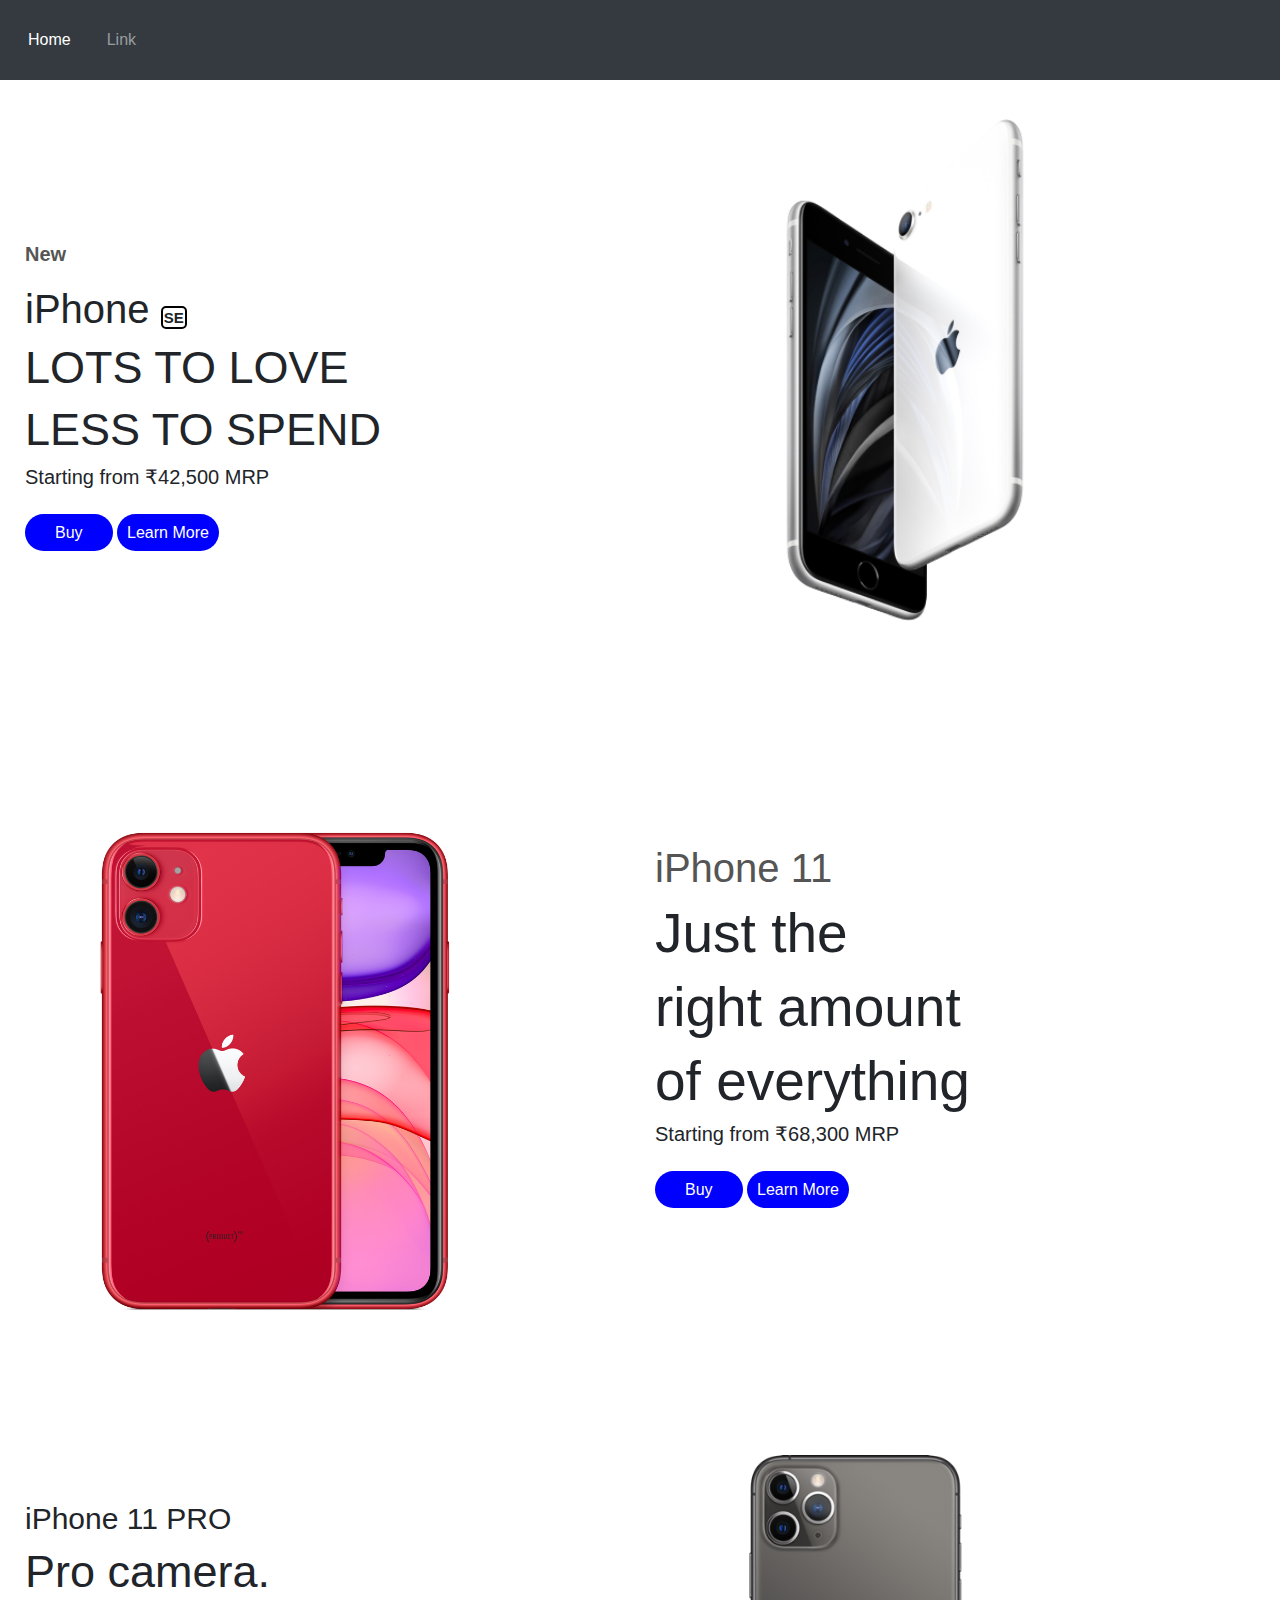
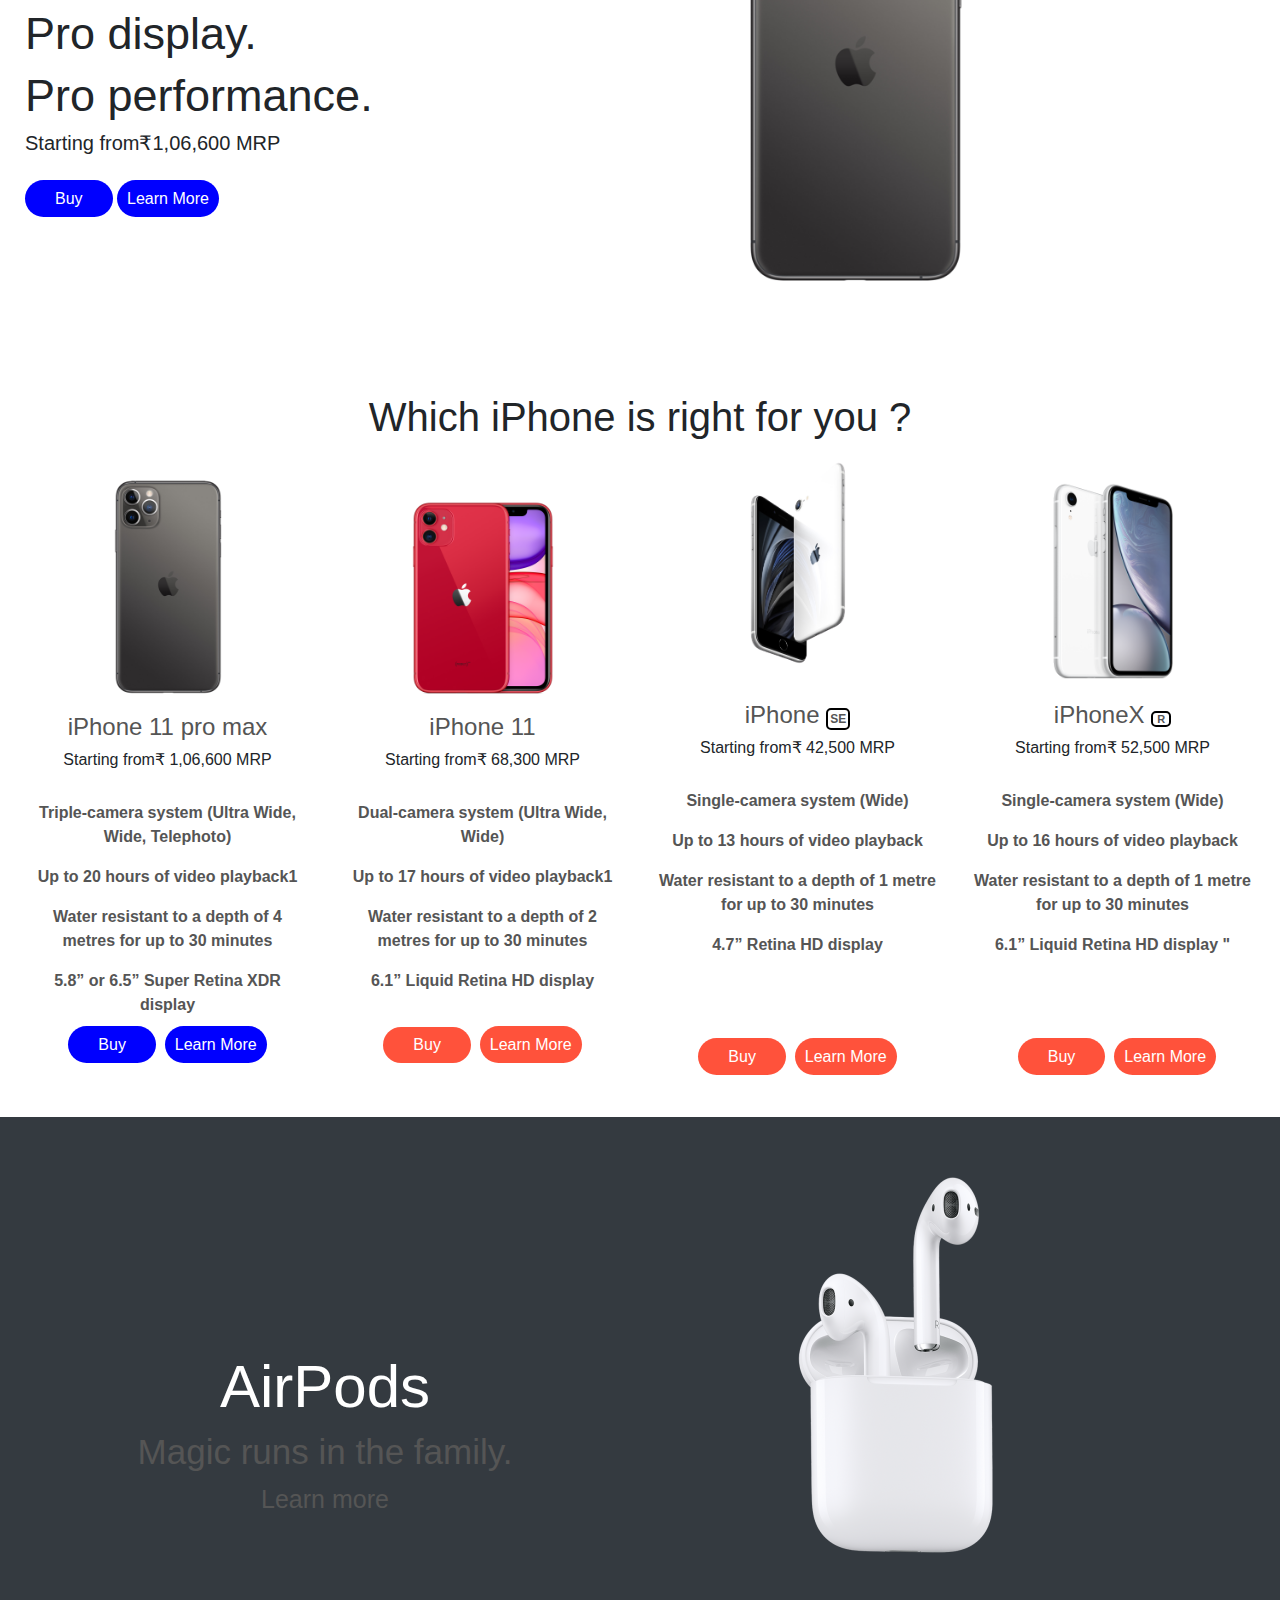
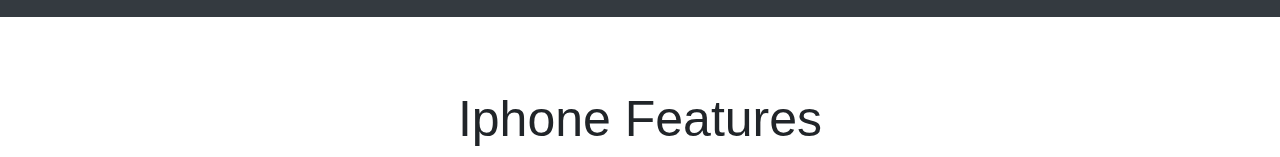
<file: index.html>
<!DOCTYPE html>
<html>
	<head>
		<style >
			.fab
			{
				color:grey;
			}
			.card-resistant
			{
				padding: 70px;
			}
			
		</style>
		<title>phone website</title>
		<meta charset="utf-8">
		<meta name="viewport" content="width=device-width, initial-scale=1">
		<link rel="stylesheet" href="https://maxcdn.bootstrapcdn.com/bootstrap/4.5.2/css/bootstrap.min.css">
		<script src="https://ajax.googleapis.com/ajax/libs/jquery/3.5.1/jquery.min.js"></script>
		<script src="https://cdnjs.cloudflare.com/ajax/libs/popper.js/1.16.0/umd/popper.min.js"></script>
		<script src="https://maxcdn.bootstrapcdn.com/bootstrap/4.5.2/js/bootstrap.min.js"></script>
		<link rel="stylesheet" href="https://pro.fontawesome.com/releases/v5.10.0/css/all.css" integrity="sha384-AYmEC3Yw5cVb3ZcuHtOA93w35dYTsvhLPVnYs9eStHfGJvOvKxVfELGroGkvsg+p" crossorigin="anonymous"/>
		<link rel="stylesheet" type="text/css" href="style.css">
	</head>
	<body>
		<nav class="navbar navbar-expand-lg navbar-dark bg-dark">
			<i class="fab fa-apple fa-2x"></i>
			<button class="navbar-toggler" type="button" data-toggle="collapse" data-target="#navbarSupportedContent" aria-controls="navbarSupportedContent" aria-expanded="false" aria-label="Toggle navigation">
			<span class="navbar-toggler-icon"></span>
			</button>
			<div class="collapse navbar-collapse" id="navbarSupportedContent">
				<ul class="navbar-nav mr-auto">
					<li class="nav-item active">
						<a class="nav-link" href="#">Home <span class="sr-only">(current)</span></a>
					</li>
					<li class="nav-item">
						<a class="nav-link" href="#">Link</a>
					</li>
				</ul>
			</div>
		</nav>
		<section>
			<div class="container">
				<div class="row">
					<div class="col-lg-6 col-md-6 col-12">
						<p class="mt-5" style="font-size: 20px; font-weight: bold;">New</p>
						<h1>iPhone <span style="border:2px solid black;border-radius:5px; padding:1px; font-size:15px;"><b>SE</b></span></h1>
						<h3 style="font-size: 45px;">LOTS TO LOVE</h3>
						<h3 style="font-size: 45px;">LESS TO SPEND</h3>
						<h5>Starting from ₹42,500 MRP</h5><br>
						<a href="iphone_se_buyoption.html" style="background-color:blue; border-radius: 30px; padding: 10px; color: white;text-decoration: none; text-align: center; padding: 10px; padding-right: 30px;
						padding-left: 30px;  ">Buy</a>
						<a href="#" style="background-color:blue; border-radius: 30px; padding: 10px; color: white;text-decoration: none; ">Learn More</a>
					</div>
					<div class="col-lg-6 col-md-6 col-12">
						<img src="Apple_1.png" height="500" width="500" class="img-fluid mt-1">
					</div>
				</div>
			</div>
		</section>
		<br><br><br>
		<section>
			<div class="container">
				<div class="row">
					<div class="col-lg-6 col-md-6 col-12">
						<img src="iphone_11.png" height="500" width="500" class="img-fluid ">
					</div>
					<div class="col-lg-6 col-md-6 col-12">
						<h4 style="font-size: 40px;">iPhone 11</h4>
						<h2 style="font-size: 55px;">Just the</h2>
						<h2 style="font-size: 55px;">right amount</h2>
						<h2 style="font-size: 55px;">of everything</h2>
						<h5>Starting from ₹68,300 MRP</h5><br>
						<a href="iphone11.html" style="background-color:blue; border-radius: 30px; padding: 10px; color: white;text-decoration: none; text-align: center; padding: 10px; padding-right: 30px;
						padding-left: 30px;  ">Buy</a>
						<a href="#" style="background-color:blue; border-radius: 30px; padding: 10px; color: white;text-decoration: none; ">Learn More</a>
					</div>
				</div>
			</div>
		</section>
		<br><br><br>
		<section>
			<div class="container">
				<div class="row">
					<div class="col-lg-6 col-md-6 col-12">
						<h1 style="font-size: 30px;">iPhone 11 PRO </h1>
						<h3 style="font-size: 45px;">Pro camera.</h3>
						<h3 style="font-size: 45px;">Pro display.</h3>
						<h3 style="font-size: 45px;">Pro performance.</h3>
						<h5 >Starting from₹1,06,600 MRP</h5><br>
						<a href="iphone11pro.html" style="background-color:blue; border-radius: 30px; padding: 10px; color: white;text-decoration: none; text-align: center; padding: 10px; padding-right: 30px;
						padding-left: 30px;  ">Buy</a>
						<a href="#" style="background-color:blue; border-radius: 30px; padding: 10px; color: white;text-decoration: none; ">Learn More</a>
					</div>
					<div class="col-lg-6 col-md-6 col-12">
						<img src="iphone_113.png" height="400" width="400" class="img-fluid mt-4">
					</div>
				</div>
			</div>
		</section>
		<br><br><br>
		<h1 style="text-align: center;">Which iPhone is right for you ?</h1>
		<section class="phone-types text-center">  <!-- d-flex justify-content-center align-items-center-->
		<div class="container ">
			<div class="row">
				<div class="col-lg-3 col-md-12 col-12">
					<img src="iphone_113.png" height="200" width="200"  class="img-fluid  ">
					<h4>iPhone 11 pro max</h4>
					<h6>Starting from₹ 1,06,600 MRP</h6><br>
					<p style="font-weight:bold;">Triple-camera system (Ultra Wide, Wide, Telephoto)</p>
					<p style="font-weight:bold;">Up to 20 hours of video playback1</p>
					<p style="font-weight:bold;">Water resistant to a depth of 4 metres for up to 30 minutes</p>
					<p style="font-weight:bold;">5.8” or 6.5” Super Retina XDR display</p>
					<a href="#" style="background-color:blue; border-radius: 30px; padding: 10px; color: white;text-decoration: none; text-align: center; padding: 10px; padding-right: 30px;
					padding-left: 30px;  ">Buy</a>&nbsp;
					<a href="#" style="background-color:blue; border-radius: 30px; padding: 10px; color: white;text-decoration: none; ">Learn More</a>
				</div>
				<div class="col-lg-3 col-md-12 col-12">
					<img src="iphone_11.png"height="200" width="200" class="img-fluid">
					<h4 class="pt-3">iPhone 11 </h4>
					<h6>Starting from₹ 68,300 MRP</h6><br>
					<p style="font-weight:bold;">Dual-camera system (Ultra Wide, Wide)</p>
					<p style="font-weight:bold;">Up to 17 hours of video playback1</p>
					<p style="font-weight:bold;">Water resistant to a depth of 2 metres for up to 30 minutes</p>
					<p style="font-weight:bold;">6.1” Liquid Retina HD display</p><br>
					<a href="#" style="background-color:#ff523b; border-radius: 30px; padding: 10px; color: white;text-decoration: none; text-align: center; padding: 10px; padding-right: 30px;
					padding-left: 30px; padding-top: 9px; ">Buy</a>&nbsp;
					<a href="#" style="background-color:#ff523b; border-radius: 30px; padding: 10px; color: white;text-decoration: none; ">Learn More</a>
				</div>
				<div class="col-lg-3 col-md-12 col-12">
					<img src="Apple_1.png"height="200" width="200" class="img-fluid ">
					<h4 class="pt-4">iPhone <span style="border:2px solid black;border-radius:5px; padding:2px; font-size:12px; font-weight: bold;"><b>SE</b></span></h4>
					<h6>Starting from₹ 42,500 MRP</h6><br>
					<p style="font-weight:bold;">Single-camera system
					(Wide)</p>
					<p style="font-weight:bold;">Up to 13 hours of video playback</p>
					<p style="font-weight:bold;">Water resistant to a depth of 1 metre for up to 30 minutes</p>
					<p style="font-weight:bold;">4.7” Retina HD display</p>
					<br><br><br>
					<a href="iphone_se_buyoption.html" style="background-color:#ff523b; border-radius: 30px; padding: 10px; color: white;text-decoration: none; text-align: center; padding: 10px; padding-right: 30px;
					padding-left: 30px;  ">Buy</a>&nbsp;
					<a href="#" style="background-color:#ff523b; border-radius: 30px; padding: 10px; color: white;text-decoration: none; ">Learn More</a>
				</div>
				<div class="col-lg-3 col-md-12 col-12">
					<img src="iphone_xr.png"height="200" width="200" class="img-fluid">
					<h4 class="pt-3">iPhoneX <span style="border:2px solid black;border-radius:5px; font-size:11px; font-weight: bold;  padding-left:4px; padding-right:4px;"><b>R</b></span></h4>
					<h6>Starting from₹ 52,500 MRP</h6><br>
					<p style="font-weight:bold;">Single-camera system
					(Wide)</p>
					<p  style="font-weight:bold;">Up to 16 hours of video playback</p>
					<p style="font-weight:bold;">Water resistant to a depth of 1 metre for up to 30 minutes</p>
					<p style="font-weight:bold;">6.1” Liquid Retina HD display "</p>
					<br><br><br>&nbsp;
					<a href="#" style="background-color:#ff523b; border-radius: 30px; padding: 10px; color: white;text-decoration: none; text-align: center; padding: 10px; padding-right: 30px;
					padding-left: 30px;  ">Buy</a>&nbsp;
					<a href="#" style="background-color:#ff523b; border-radius: 30px; padding: 10px; color: white;text-decoration: none; ">Learn More</a>
				</div>
			</div>
		</div>
	</section>
	<br><br>
	<section>
		<div class="jumbotron-fluid bg-dark text-white">
			<div class="container">
				<div class="row">
					<div class="col-lg-6 col-md-6 col-12">
						<h1  style="padding-top: 150px; font-size: 60px; text-align: center;">AirPods</h1>
						<h4 style="padding-top: -20px; font-size: 35px;text-align: center;">Magic runs in the family.</h4>
						<a href="#" style=" font-size: 25px; text-decoration: none; "><p style="text-align: center;">Learn more</p></a>
					</div>
					<div class="col-lg-6 col-md-6 col-12">
						<img src="airpods.png" class="img-fluid ">
					</div>
				</div>
			</div>
			
		</div>
	</section>
	<!-- <h2>Privacy</h2>
	<h4>Privacy is a fundamental human right. At Apple, it’s also one of our core values. Your devices are important to so many parts of your life. What you share from those experiences, and who you share it with, should be up to you. We design Apple products to protect your privacy and give you control over your information. It’s not always easy. But that’s the kind of innovation we believe in.
	
					<div class="col-lg-6 col-md-6 col-12 text-center bg-dark text-white">
												<br><br><br><br>
											<h4>Larger Text</h4>
											<br><br>
											<h3 style="font-size: 50px;">Make</h3>
											<h2 style="font-size: 80px;">Text</h2>
											<h1 style="font-size: 100px;" class="mb-5">Larger.</h1>
											<img src="text_increase bar.PNG" class="mb-5" style="padding-top:3px; ">
					</div>
	-->
	<br><br><br>
	<h1 style="text-align: center; font-size: 50px;">Iphone Features</h1>
	<!-- <section>
					<div class="jumbotron">
										<div class="container">
															<div class="row">
																				<div class="col-lg-6 col-md-6 col-12 text-center  bg-dark text-white ">
																									<img src="apple_privacylogo.png" class="img-fluid" style="height: 110px; ">
																									<h2>Privacy</h2>
																									<h4>Privacy is a fundamental human right. At Apple, it’s also one of our core values. Your devices are important to so many parts of your life. What you share from those experiences, and who you share it with, should be up to you. We design Apple products to protect your privacy and give you control over your information. It’s not always easy. But that’s the kind of innovation we believe in.</h4>
																				</div>
																				<div class="col-lg-6 col-md-6 col-12 bg-dark">
																									<img src="privacy.jpg" class="img-fluid" style="height: 280px; margin-top: 95px;">
																				</div>
																				
																				<div class="col-lg-6 col-md-6 col-12 text-center  bg-dark text-white">
																									<br><br><br><br>
																									<img src="airdrop.png" class="img-fluid" style="height: 80px;">
																									<h2 >Airdrop</h2>
																									<h3 style="font-size: 35px;">
																									Use AirDrop to share<br>
																									photos even without<br> a network.</h3>
																				</div>
																				<div class="col-lg-6 col-md-6 col-12 text-center bg-dark">
																									<br><br><br>
																									<img src="airdropexample.png" class="img-fluid" >
																									<br><br><br><br><br>
																				</div>
																				
																								//		<div class="col-lg-6 col-md-6 col-12 text-center bg-dark text-white">
																									<img src="facetime_logo.png" class="img-fluid" style="height: 80px;">
																									<h4>Group Face Time</h4>
																									<h3>Invite 31 friends to a FaceTime party.</h3>
																									<h4>Group FaceTime. Get the whole gang together on one FaceTime call. You can even use your Memoji and add filters, animated text effects, fun stickers and more.</h4>
																									<br><br>
																				</div>
																			
																						//	<div class="col-lg-6 col-md-6 col-12 text-center bg-dark text-white">
																									<br><br><br><br>
																									<img src="iphone_FaceTime.png" class="mb-5" >
																									
																									
																				</div>
																				// s<div class="col-lg-6 col-md-6 col-12 text-center bg-dark text-white">
																									<br><br>
																									<img src="donot_disturb.png" class="img-fluid" style="height: 100px;">
																									<h3>Do not Disturb</h3>
																									<h4>Do Not Disturb. Turn on Do Not Disturb with one tap. Or set it to go on by location — say, the theatre — or at specific times, like during a meeting.</h4>
																									<br><br>
																				</div>
																				<div class="col-lg-6 col-md-6 col-12 text-center bg-dark text-white">
																									<br><br>
																									<img src="donot_disturb_logo.png" class="mb-5" >
																									
																									
																				</div>
																				<div class="col-lg-6 col-md-6 col-12 text-center bg-dark text-white">
																									<br><br>
																									<img src="memoji.png" class="img-fluid" style="height: 100px;">
																									<h3>Memoji</h3>
																									<h4>Memoji. Choose your eye colour, skin tone, hairstyle — even eyeglasses. Then record yourself talking, singing or rolling your eyes and send to a friend.</h4>
																									<br><br>
																				</div>
																				<div class="col-lg-6 col-md-6 col-12 text-center bg-dark text-white">
																									<br><br>
																									<img src="memoji.png" class="mb-5" >
																									
																									
																				</div>
													</div>
												</div>
						</div>
	</section> -->
	<section>
		<div class="container">
			<div class="row">
				<div class="col-lg-6 col-md-6 col-12">
			        		
				</div>
			</div>
		</div>
	</section>
</file>
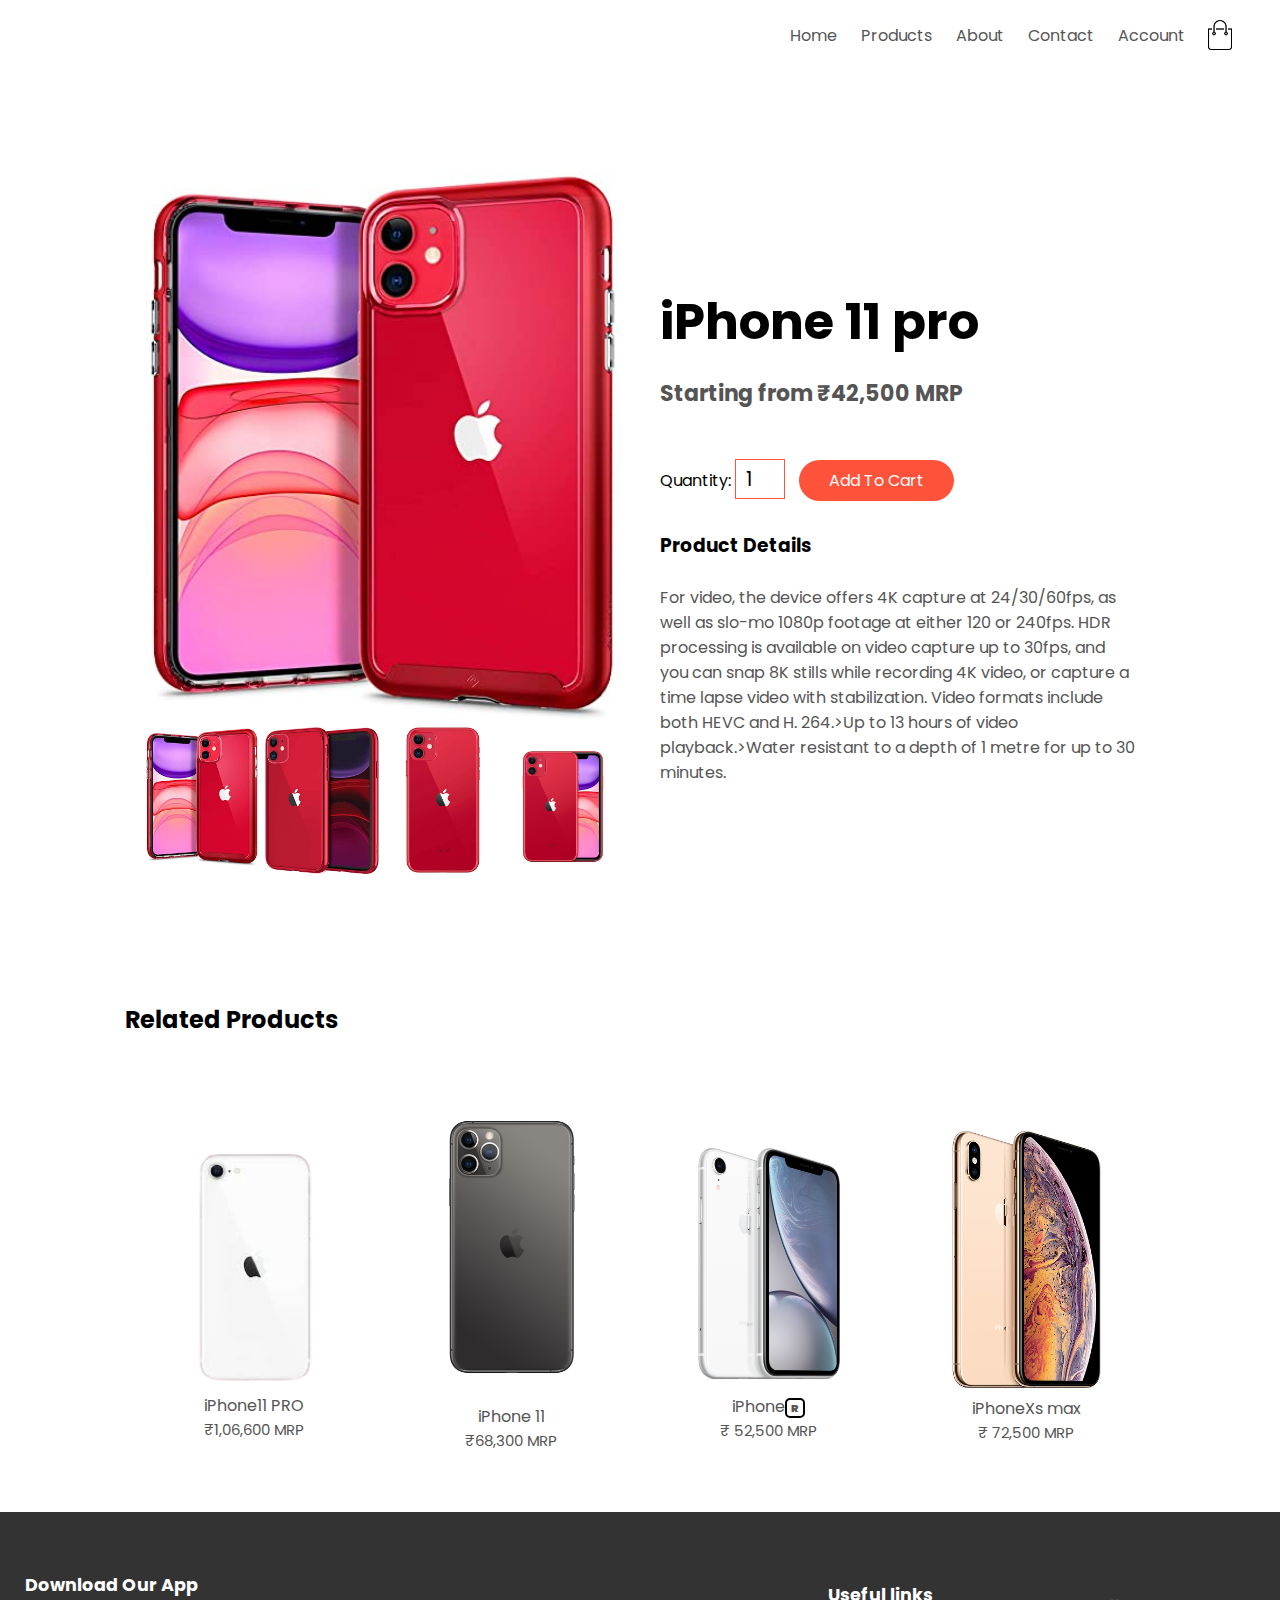
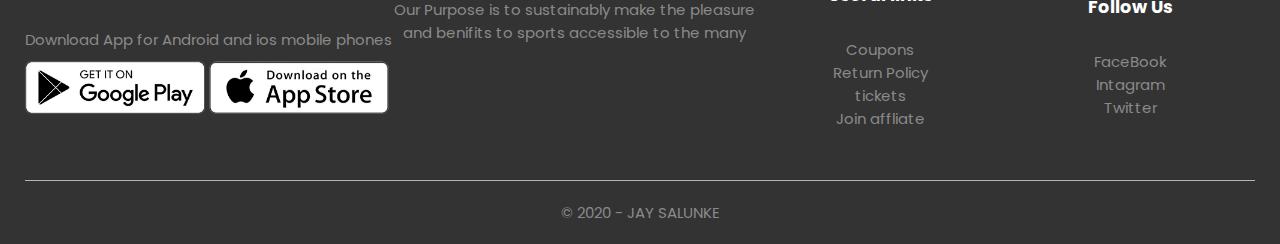
<file: iphone11.html>
<!DOCTYPE html>
<html>
	<head>
		<meta charset="utf-8">
		<title>iPhone se </title>
		<link rel="stylesheet" type="text/css" href="style.css">
		<meta name="viewport" content="width=device-width, initial-scale=1">
		<link href="https://fonts.googleapis.com/css2?family=Poppins&display=swap" rel="stylesheet">
		<link rel="stylesheet" href="https://pro.fontawesome.com/releases/v5.10.0/css/all.css" integrity="sha384-AYmEC3Yw5cVb3ZcuHtOA93w35dYTsvhLPVnYs9eStHfGJvOvKxVfELGroGkvsg+p" crossorigin="anonymous"/>
	</head>
	<body>
		
		<!-- Navbar -->
			<div class="container ">
				<div class="navbar">
					<div class="logo">
						<i class="fab fa-apple fa-2x"></i>
					</div>
					<nav>
						<ul id="menuItems">
							<li><a href="index.html">Home</a></li>
							<li><a href="#related_id">Products</a></li>
							<li><a href="#">About</a></li>
							<li><a href="#">Contact</a></li>
							<li><a href="#">Account</a></li>
						</ul>
					</nav>
					<img src="cart.png" width="30px" height="30px">
					<img src="menu.png" class="menu-icon" onclick="menutoggle()">
				</div>
			</div>

			<!--  single product details -->


		<div class="small-container  single-product">
			<div class="row">
				<div class="col-2">

					<img src="iphone11_1.jpg" width="100%" height="550px" id="productImg">
                      
					<div class="small-img-row">
						<div class="small-img-col">

							<img src="iphone11_1.jpg" width="100%" class="small-img">
						</div>
						<div class="small-img-col">
							<img src="iphone11_2.jpg" width="100%" style="top:4px;"  class="small-img">
						</div>
						<div class="small-img-col">
							<img src="iphone11_3.png" width="100%" class="small-img">
						</div>
						<div class="small-img-col">
							<img src="iphone11_4.jpg" width="100%" class="small-img">
						</div>
					</div>
				</div>
				<div class="col-2">
					
					<h1>iPhone 11 pro </h1>
					<h4>Starting from ₹42,500 MRP</h4>
					
					Quantity: <input type="number" name="" value="1">
					<a href=""  class="btn">Add To Cart</a>
					<h3>Product Details <i class="fa fa-indent"></i></h3>
					<br>
					<p>
						For video, the device offers 4K capture at 24/30/60fps, as well as slo-mo 1080p footage at either 120 or 240fps. HDR processing is available on video capture up to 30fps, and you can snap 8K stills while recording 4K video, or capture a time lapse video with stabilization. Video formats include both HEVC and H. 264.>Up to 13 hours of video playback.>Water resistant to a depth of 1 metre for up to 30 minutes.
					</p>
				</div>
			</div>
		</div>


		<!--  title -->
		<div class="small-container">
			<div class="row row-2">
				<h2 class="text-center" id="related_id">Related Products</h2>
				</div>
		</div>

		<div class="small-container">
			<div class="row">
				<div class="col-4">
					<a href="iphone_se_buyoption.html"><img src="iphonese_2.png" style="margin-top: 40px;"  ></a>
					<h4 style="text-align: center;">iPhone11 PRO</h4>
					<div class="rating" style="text-align:center;">
						<i class="fa fa-star"></i>
						<i class="fa fa-star"></i>
						<i class="fa fa-star"></i>
						<i class="fa fa-star"></i>
						<i class="fa fa-star-o"></i>
					</div>
					<p style="text-align: center;">
						₹1,06,600 MRP
					</p>
				</div>
				<div class="col-4">
					<a href="iphone11pro.html"><img src="iphone_113.png"></a>
					<h4 style="text-align: center;">iPhone 11</h4>
					<div class="rating" style="text-align: center;">
						<i class="fa fa-star"></i>
						<i class="fa fa-star"></i>
						<i class="fa fa-star"></i>
						<i class="fa fa-star"></i>
						<i class="fa fa-star-o"></i>
					</div>
					<p style="text-align: center;">
						₹68,300 MRP
					</p>
				</div>
				<div class="col-4">
					<img src="iphone_xr.png">
					<h4 style="text-align: center;">iPhone<span style="border:2px solid black;border-radius:5px; font-size:11px; font-weight: bold;  padding-left:4px; padding-right:4px;"><b>R</b></span> </h4>
					<div class="rating" style="text-align: center;">
						<i class="fa fa-star"></i>
						<i class="fa fa-star"></i>
						<i class="fa fa-star"></i>
						<i class="fa fa-star"></i>
						<i class="fa fa-star-o"></i>
					</div>
					<p style="text-align: center;">
						₹ 52,500 MRP
					</p>
				</div>
				<div class="col-4">
					<img src="iphone-xs-max.jpg">
					<h4 style="text-align: center;">iPhoneXs max</h4>
					<div class="rating" style="text-align: center;">
						<i class="fa fa-star"></i>
						<i class="fa fa-star"></i>
						<i class="fa fa-star"></i>
						<i class="fa fa-star"></i>
						<i class="fa fa-star-o"></i>
					</div>
					<p style="text-align: center;">
							₹ 72,500 MRP
					</p>
				</div>
			</div>
		</div>

		<!-- footer -->

		<div class="footer">
		<div class="container">
			<div class="row">
				<div class="footer-col-1">
					<h3>Download Our App</h3>
					<p>
						Download App for Android and ios mobile phones
					</p>
					<div class="app-logo">
						<img src="play-store.png">
						<img src="app-store.png">
					</div>
				</div>
				<div class="footer-col-2 " style="margin-bottom: 90px;">
					<i class="fab fa-apple fa-4x"></i>

					<p>
						Our Purpose is to sustainably make the pleasure and benifits to sports accessible to the many
					</p>

				</div>
				<div class="footer-col-3">
					<h3>Useful links</h3>
					<ul>
						<li>Coupons</li>
						<li>Return Policy</li>
						<li>tickets</li>
						<li>Join affliate</li>
					</ul>
				</div>
				<div class="footer-col-3">
					<h3>Follow Us</h3>
					<ul>
						<li>FaceBook</li>
						<li>Intagram</li>
						<li>Twitter</li>
					</ul>
				</div>
			</div>
			<hr>
			<p class="copyright">&copy; 2020 - JAY SALUNKE</p>
		</div>
	</div>
	<!-- Javascript menu -->
	<script type="text/javascript">
		var menuItems = document.getElementById("menuItems");
		menuItems.style.maxHeight = "0px";
		function menutoggle() {
			if(menuItems.style.maxHeight == "0px"){
				menuItems.style.maxHeight = "200px";
			}else{
				menuItems.style.maxHeight = "0px";
			}
		}
	</script>

	<!-- product gallery -->

	<script type="text/javascript">
		var productImg = document.getElementById("productImg");
		var smallImg = document.getElementsByClassName("small-img");
		smallImg[0].onclick = function(){
			productImg.src = smallImg[0].src;
		}
		smallImg[1].onclick = function(){
			productImg.src = smallImg[1].src;
		}
		smallImg[2].onclick = function(){
			productImg.src = smallImg[2].src;
		}
		smallImg[3].onclick = function(){
			productImg.src = smallImg[3].src;
		}
	</script>
</body>
</html>
</file>
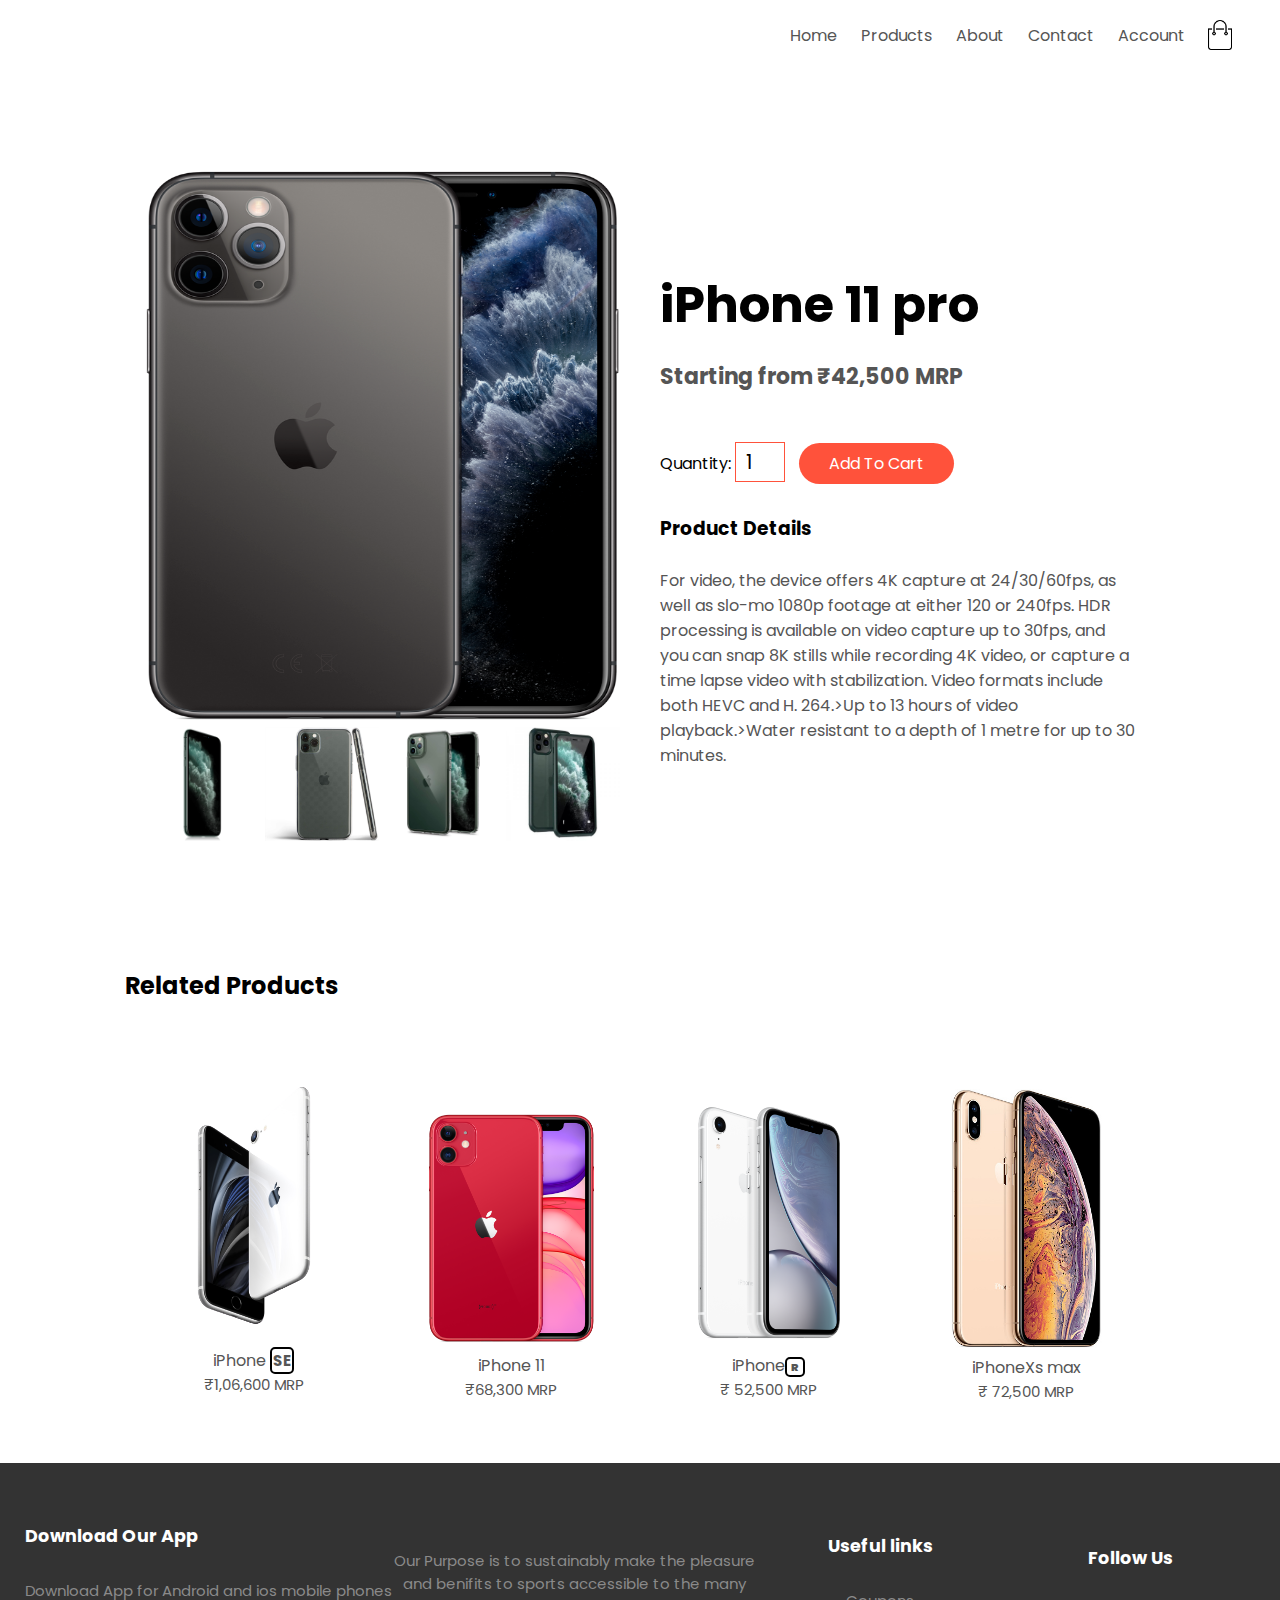
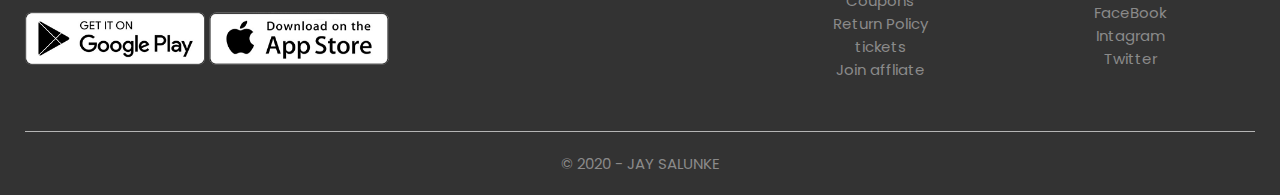
<file: iphone11pro.html>
<!DOCTYPE html>
<html>
	<head>
		<meta charset="utf-8">
		<title>iPhone se </title>
		<link rel="stylesheet" type="text/css" href="style.css">
		<meta name="viewport" content="width=device-width, initial-scale=1">
		<link href="https://fonts.googleapis.com/css2?family=Poppins&display=swap" rel="stylesheet">
		<link rel="stylesheet" href="https://pro.fontawesome.com/releases/v5.10.0/css/all.css" integrity="sha384-AYmEC3Yw5cVb3ZcuHtOA93w35dYTsvhLPVnYs9eStHfGJvOvKxVfELGroGkvsg+p" crossorigin="anonymous"/>
	</head>
	<body>
		
		<!-- Navbar -->
			<div class="container ">
				<div class="navbar">
					<div class="logo">
						<i class="fab fa-apple fa-2x"></i>
					</div>
					<nav>
						<ul id="menuItems">
							<li><a href="index.html">Home</a></li>
							<li><a href="#related_id">Products</a></li>
							<li><a href="#">About</a></li>
							<li><a href="#">Contact</a></li>
							<li><a href="#">Account</a></li>
						</ul>
					</nav>
					<img src="cart.png" width="30px" height="30px">
					<img src="menu.png" class="menu-icon" onclick="menutoggle()">
				</div>
			</div>

			<!--  single product details -->


		<div class="small-container  single-product">
			<div class="row">
				<div class="col-2">

					<img src="iphone_11promax.png" width="100%" height="550px" id="productImg">
                      
					<div class="small-img-row">
						<div class="small-img-col">

							<img src="iPhone11_sideview.png" width="100%" class="small-img">
						</div>
						<div class="small-img-col">
							<img src="iphone_11promax_2_.jpg" width="100%" style="top:4px;"  class="small-img">
						</div>
						<div class="small-img-col">
							<img src="iphone_11promax_3_.jpg" width="100%" class="small-img">
						</div>
						<div class="small-img-col">
							<img src="iphone_11promax_4.jpg" width="100%" class="small-img">
						</div>
					</div>
				</div>
				<div class="col-2">
					
					<h1>iPhone 11 pro </h1>
					<h4>Starting from ₹42,500 MRP</h4>
					
					Quantity: <input type="number" name="" value="1">
					<a href=""  class="btn">Add To Cart</a>
					<h3>Product Details <i class="fa fa-indent"></i></h3>
					<br>
					<p>
						For video, the device offers 4K capture at 24/30/60fps, as well as slo-mo 1080p footage at either 120 or 240fps. HDR processing is available on video capture up to 30fps, and you can snap 8K stills while recording 4K video, or capture a time lapse video with stabilization. Video formats include both HEVC and H. 264.>Up to 13 hours of video playback.>Water resistant to a depth of 1 metre for up to 30 minutes.
					</p>
				</div>
			</div>
		</div>


		<!--  title -->
		<div class="small-container">
			<div class="row row-2">
				<h2 class="text-center" id="related_id">Related Products</h2>
				</div>
		</div>

		<div class="small-container">
			<div class="row">
				<div class="col-4">
					<a href="iphone_se_buyoption.html"><img src="Apple_1.png"></a>
					<h4 style="text-align: center;">iPhone <span style="border:2px solid black;border-radius:5px; padding:1px; font-size:15px;"><b>SE</b></span></h4>
					<div class="rating " style="text-align:center; ">
						<i class="fa fa-star"></i>
						<i class="fa fa-star"></i>
						<i class="fa fa-star"></i>
						<i class="fa fa-star"></i>
						<i class="fa fa-star-o"></i>
					</div>
					<p style="text-align: center;">
						₹1,06,600 MRP
					</p>
				</div>
				<div class="col-4">
					<a href="iphone11.html"><img src="iphone_11.png"></a>
					<h4 style="text-align: center;">iPhone 11</h4>
					<div class="rating" style="text-align: center;">
						<i class="fa fa-star"></i>
						<i class="fa fa-star"></i>
						<i class="fa fa-star"></i>
						<i class="fa fa-star"></i>
						<i class="fa fa-star-o"></i>
					</div>
					<p style="text-align: center;">
						₹68,300 MRP
					</p>
				</div>
				<div class="col-4">
					<img src="iphone_xr.png">
					<h4 style="text-align: center;">iPhone<span style="border:2px solid black;border-radius:5px; font-size:11px; font-weight: bold;  padding-left:4px; padding-right:4px;"><b>R</b></span> </h4>
					<div class="rating" style="text-align: center;">
						<i class="fa fa-star"></i>
						<i class="fa fa-star"></i>
						<i class="fa fa-star"></i>
						<i class="fa fa-star"></i>
						<i class="fa fa-star-o"></i>
					</div>
					<p style="text-align: center;">
						₹ 52,500 MRP
					</p>
				</div>
				<div class="col-4">
					<img src="iphone-xs-max.jpg">
					<h4 style="text-align: center;">iPhoneXs max</h4>
					<div class="rating" style="text-align: center;">
						<i class="fa fa-star"></i>
						<i class="fa fa-star"></i>
						<i class="fa fa-star"></i>
						<i class="fa fa-star"></i>
						<i class="fa fa-star-o"></i>
					</div>
					<p style="text-align: center;">
							₹ 72,500 MRP
					</p>
				</div>
			</div>
		</div>

		<!-- footer -->

		<div class="footer">
		<div class="container">
			<div class="row">
				<div class="footer-col-1">
					<h3>Download Our App</h3>
					<p>
						Download App for Android and ios mobile phones
					</p>
					<div class="app-logo">
						<img src="play-store.png">
						<img src="app-store.png">
					</div>
				</div>
				<div class="footer-col-2 " style="margin-bottom: 90px;">
					<i class="fab fa-apple fa-4x"></i>

					<p>
						Our Purpose is to sustainably make the pleasure and benifits to sports accessible to the many
					</p>

				</div>
				<div class="footer-col-3">
					<h3>Useful links</h3>
					<ul>
						<li>Coupons</li>
						<li>Return Policy</li>
						<li>tickets</li>
						<li>Join affliate</li>
					</ul>
				</div>
				<div class="footer-col-3">
					<h3>Follow Us</h3>
					<ul>
						<li>FaceBook</li>
						<li>Intagram</li>
						<li>Twitter</li>
					</ul>
				</div>
			</div>
			<hr>
			<p class="copyright">&copy; 2020 - JAY SALUNKE</p>
		</div>
	</div>
	<!-- Javascript menu -->
	<script type="text/javascript">
		var menuItems = document.getElementById("menuItems");
		menuItems.style.maxHeight = "0px";
		function menutoggle() {
			if(menuItems.style.maxHeight == "0px"){
				menuItems.style.maxHeight = "200px";
			}else{
				menuItems.style.maxHeight = "0px";
			}
		}
	</script>

	<!-- product gallery -->

	<script type="text/javascript">
		var productImg = document.getElementById("productImg");
		var smallImg = document.getElementsByClassName("small-img");
		smallImg[0].onclick = function(){
			productImg.src = smallImg[0].src;
		}
		smallImg[1].onclick = function(){
			productImg.src = smallImg[1].src;
		}
		smallImg[2].onclick = function(){
			productImg.src = smallImg[2].src;
		}
		smallImg[3].onclick = function(){
			productImg.src = smallImg[3].src;
		}
	</script>
</body>
</html>
</file>
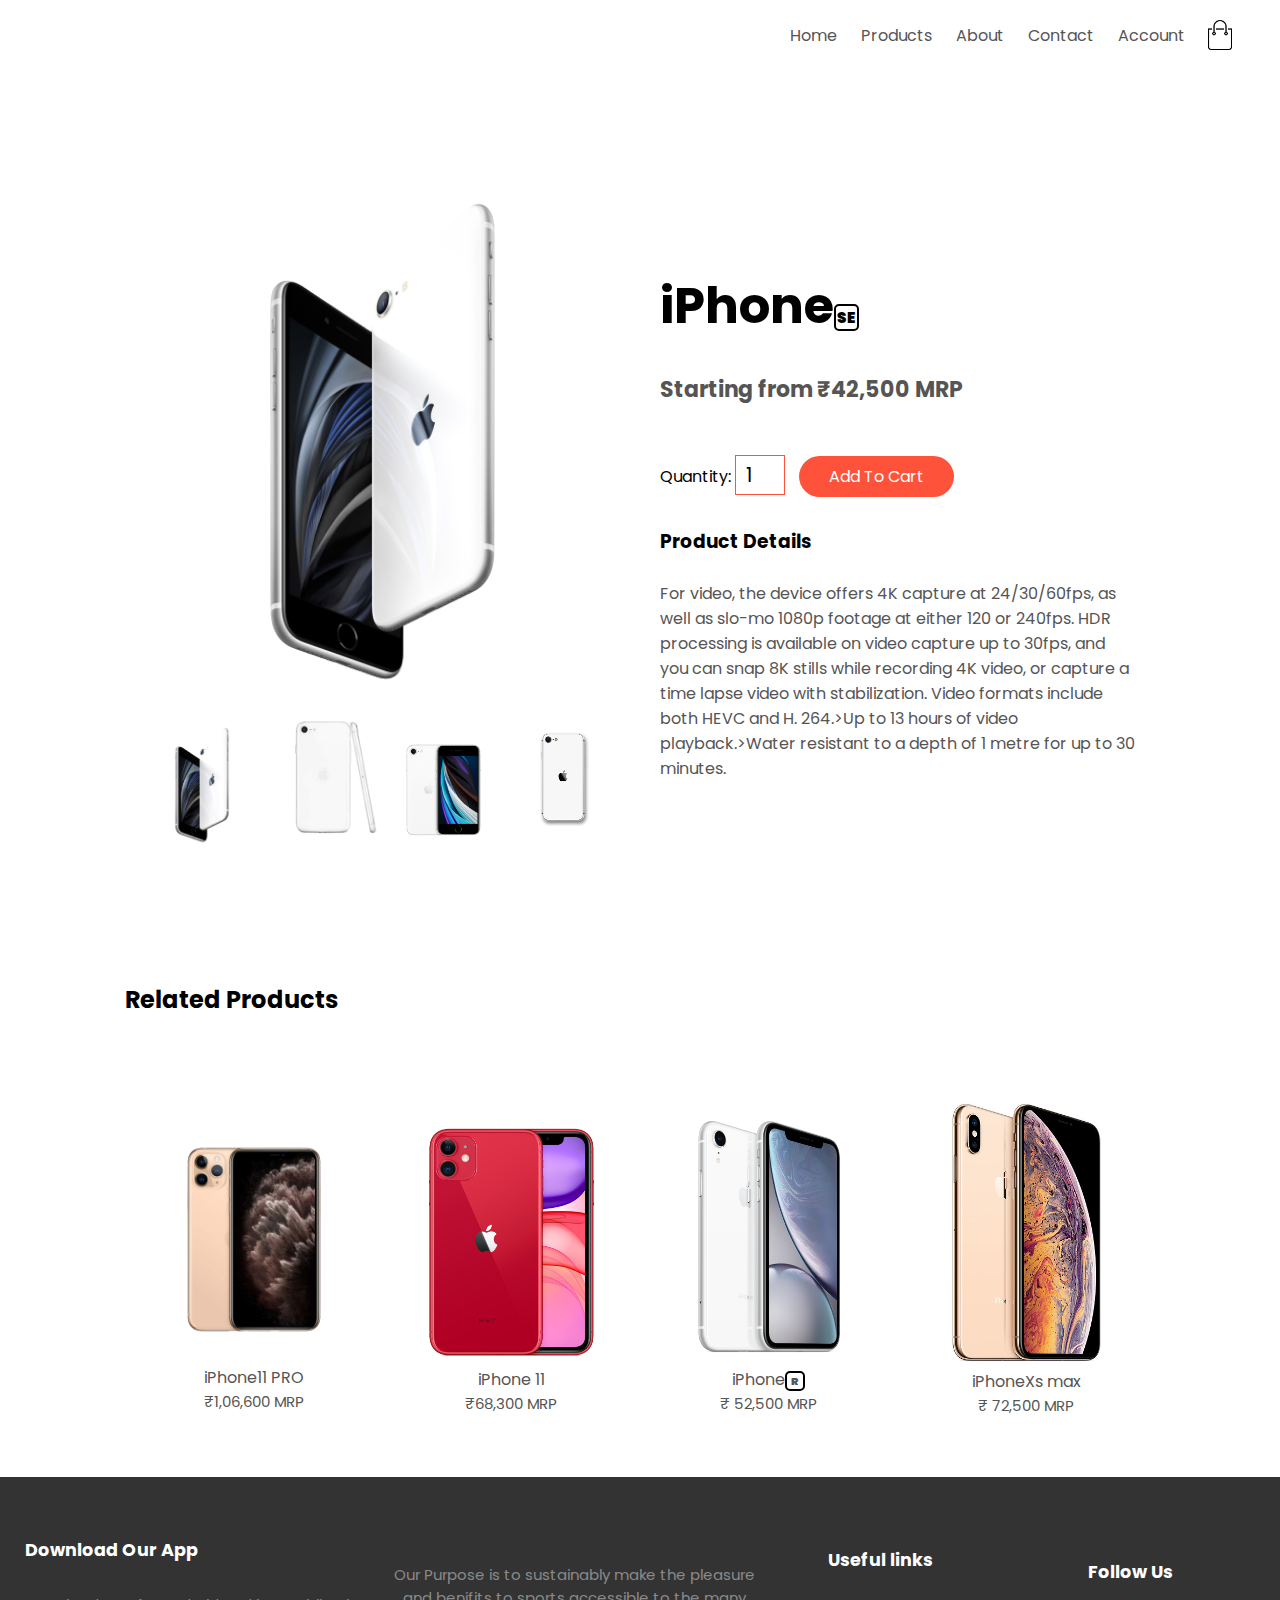
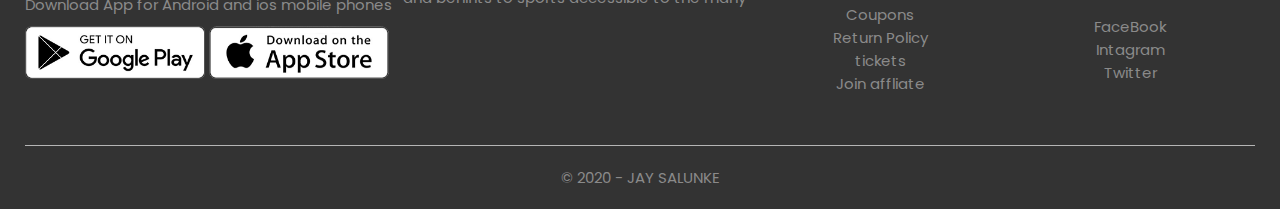
<file: iphone_se_buyoption.html>
<!DOCTYPE html>
<html>
	<head>
		<meta charset="utf-8">
		<title>iPhone se </title>
		<link rel="stylesheet" type="text/css" href="style.css">
		<meta name="viewport" content="width=device-width, initial-scale=1">
		<link href="https://fonts.googleapis.com/css2?family=Poppins&display=swap" rel="stylesheet">
		<link rel="stylesheet" href="https://pro.fontawesome.com/releases/v5.10.0/css/all.css" integrity="sha384-AYmEC3Yw5cVb3ZcuHtOA93w35dYTsvhLPVnYs9eStHfGJvOvKxVfELGroGkvsg+p" crossorigin="anonymous"/>
	</head>
	<body>
		
		<!-- Navbar -->
			<div class="container ">
				<div class="navbar">
					<div class="logo">
						<i class="fab fa-apple fa-2x"></i>
					</div>
					<nav>
						<ul id="menuItems">
							<li><a href="index.html">Home</a></li>
							<li><a href="#related_id">Products</a></li>
							<li><a href="#">About</a></li>
							<li><a href="#">Contact</a></li>
							<li><a href="#">Account</a></li>
						</ul>
					</nav>
					<img src="cart.png" width="30px" height="30px">
					<img src="menu.png" class="menu-icon" onclick="menutoggle()">
				</div>
			</div>

			<!--  single product details -->


		<div class="small-container  single-product">
			<div class="row">
				<div class="col-2">
					<img src="Apple_1.png" width="100%" id="productImg">

					<div class="small-img-row">
						<div class="small-img-col">
							<img src="Apple_1.png" width="100%" class="small-img">
						</div>
						<div class="small-img-col">
							<img src="iphonese_4.png" width="100%" style="top:4px;"  class="small-img">
						</div>
						<div class="small-img-col">
							<img src="iphonese_3.png" width="100%" class="small-img">
						</div>
						<div class="small-img-col">
							<img src="iphonese_bv.png" width="100%" class="small-img">
						</div>
					</div>
				</div>
				<div class="col-2">
					
					<h1>iPhone<span style="border:2px solid black;border-radius:5px; padding:1px; font-size:15px;"><b>SE</b></span> </h1>
					<h4>Starting from ₹42,500 MRP</h4>
					
					Quantity: <input type="number" name="" value="1">
					<a href=""  class="btn">Add To Cart</a>
					<h3>Product Details <i class="fa fa-indent"></i></h3>
					<br>
					<p>
						For video, the device offers 4K capture at 24/30/60fps, as well as slo-mo 1080p footage at either 120 or 240fps. HDR processing is available on video capture up to 30fps, and you can snap 8K stills while recording 4K video, or capture a time lapse video with stabilization. Video formats include both HEVC and H. 264.>Up to 13 hours of video playback.>Water resistant to a depth of 1 metre for up to 30 minutes.
					</p>
				</div>
			</div>
		</div>


		<!--  title -->
		<div class="small-container">
			<div class="row row-2">
				<h2 class="text-center" id="related_id">Related Products</h2>
				</div>
		</div>

		<div class="small-container">
			<div class="row">
				<div class="col-4">
					<a href="iphone11pro.html"><img src="iphonepro11.png" style="margin-top: 40px;"></a>
					<h4 style="text-align: center;">iPhone11 PRO</h4>
					<div class="rating" style="text-align:center;">
						<i class="fa fa-star"></i>
						<i class="fa fa-star"></i>
						<i class="fa fa-star"></i>
						<i class="fa fa-star"></i>
						<i class="fa fa-star-o"></i>
					</div>
					<p style="text-align: center;">
						₹1,06,600 MRP
					</p>
				</div>
				<div class="col-4">
					<a href="iphone11.html"><img src="iphone_11.png"></a>
					<h4 style="text-align: center;">iPhone 11</h4>
					<div class="rating" style="text-align: center;">
						<i class="fa fa-star"></i>
						<i class="fa fa-star"></i>
						<i class="fa fa-star"></i>
						<i class="fa fa-star"></i>
						<i class="fa fa-star-o"></i>
					</div>
					<p style="text-align: center;">
						₹68,300 MRP
					</p>
				</div>
				<div class="col-4">
					<img src="iphone_xr.png">
					<h4 style="text-align: center;">iPhone<span style="border:2px solid black;border-radius:5px; font-size:11px; font-weight: bold;  padding-left:4px; padding-right:4px;"><b>R</b></span> </h4>
					<div class="rating" style="text-align: center;">
						<i class="fa fa-star"></i>
						<i class="fa fa-star"></i>
						<i class="fa fa-star"></i>
						<i class="fa fa-star"></i>
						<i class="fa fa-star-o"></i>
					</div>
					<p style="text-align: center;">
						₹ 52,500 MRP
					</p>
				</div>
				<div class="col-4">
					<img src="iphone-xs-max.jpg">
					<h4 style="text-align: center;">iPhoneXs max</h4>
					<div class="rating" style="text-align: center;">
						<i class="fa fa-star"></i>
						<i class="fa fa-star"></i>
						<i class="fa fa-star"></i>
						<i class="fa fa-star"></i>
						<i class="fa fa-star-o"></i>
					</div>
					<p style="text-align: center;">
							₹ 72,500 MRP
					</p>
				</div>
			</div>
		</div>

		<!-- footer -->

		<div class="footer">
		<div class="container">
			<div class="row">
				<div class="footer-col-1">
					<h3>Download Our App</h3>
					<p>
						Download App for Android and ios mobile phones
					</p>
					<div class="app-logo">
						<img src="play-store.png">
						<img src="app-store.png">
					</div>
				</div>
				<div class="footer-col-2 " style="margin-bottom: 90px;">
					<i class="fab fa-apple fa-4x"></i>

					<p>
						Our Purpose is to sustainably make the pleasure and benifits to sports accessible to the many
					</p>

				</div>
				<div class="footer-col-3">
					<h3>Useful links</h3>
					<ul>
						<li>Coupons</li>
						<li>Return Policy</li>
						<li>tickets</li>
						<li>Join affliate</li>
					</ul>
				</div>
				<div class="footer-col-3">
					<h3>Follow Us</h3>
					<ul>
						<li>FaceBook</li>
						<li>Intagram</li>
						<li>Twitter</li>
					</ul>
				</div>
			</div>
			<hr>
			<p class="copyright">&copy; 2020 - JAY SALUNKE</p>
		</div>
	</div>
	<!-- Javascript menu -->
	<script type="text/javascript">
		var menuItems = document.getElementById("menuItems");
		menuItems.style.maxHeight = "0px";
		function menutoggle() {
			if(menuItems.style.maxHeight == "0px"){
				menuItems.style.maxHeight = "200px";
			}else{
				menuItems.style.maxHeight = "0px";
			}
		}
	</script>

	<!-- product gallery -->

	<script type="text/javascript">
		var productImg = document.getElementById("productImg");
		var smallImg = document.getElementsByClassName("small-img");
		smallImg[0].onclick = function(){
			productImg.src = smallImg[0].src;
		}
		smallImg[1].onclick = function(){
			productImg.src = smallImg[1].src;
		}
		smallImg[2].onclick = function(){
			productImg.src = smallImg[2].src;
		}
		smallImg[3].onclick = function(){
			productImg.src = smallImg[3].src;
		}
	</script>
</body>
</html>
</file>
<file: style.css>
*{
	margin: 0;
	padding: 0;
	box-sizing: border-box;
	font-family: 'Poppins', sans-serif;
}
.navbar{
	display: flex;
	align-items: center;
	padding: 20px;
}
nav{
	flex: 1;
	text-align: right;
	width: 100%;
}
nav ul{
	display: inline-block;
	list-style: none;
}
nav ul li{
	display: inline-block;
	margin-right: 20px;
}
a{
	text-decoration: none;
	color: #555;
}
p{
	color: #555;
}
.container{
	max-width: 1300px;
	margin: auto;
	padding: 0 25px;
}
.row{
	display: flex;
	align-items: center;
	flex-wrap: wrap;
	justify-content: space-around;
}
.col-2{
	flex-basis: 50%;
	min-width: 300px;
}
.col-2 img{
	max-width: 100%;
	padding: 50px 0;
}
.col-2 h1{
	font-size: 50px;
	line-height: 60px;
	margin: 25px 0;
}
.btn{
	display: inline-block;
	background: #ff523b;
	color: #fff;
	padding: 8px 30px;
	margin: 30px 0;
	border-radius: 30px;
	transition: background 0.5s;
}
.btn:hover{
	background: #563434;
}
.header{
	background: radial-gradient(#fff,#ffd6d6);
}

.header .row{
	margin-top: 25px;
}

.categories{
	margin: 70px 0;
}

.col-3{
	flex-basis: 30%;
	min-width: 250px;
	margin-bottom: 30px;
}
.col-3 img{
	width: 100%;
}
.small-container{
	max-width: 1080px;
	margin: auto;
	padding: 0 25px;
}
.col-4{
	flex-basis: 25%;
	padding: 10px;
	min-width: 200px;
	margin-bottom: 50px;

}
.col-4 img{
	width: 100%;
}
.title{
	text-align: center;
	margin: 0 auto 80px;
	position: relative;
	line-height: 60px;
	color: #555;
}
.title:after{
	content: "";
	background: #ff523b;
	width: 80px;
	height: 5px;
	border-radius: 5px;
	position: absolute;
	bottom: 0;
	left: 50%;
	transform: translateX(-50%);
}
h4{
	color: #555;
	font-weight: normal;
}
.col-4 p{
	font-size: 15px;
}
.rating{
	color: #ff523b;
}

.col-4:hover{
	transform: translateY(-5px);
	transition: 0.5s;
}
.offer{
	background: radial-gradient(#fff,#ffd6d6);
	margin-top: 80px;
	padding: 30px 0;
	width: 100%;
}
.col-2 .offer-img{
	padding: 50px;
}
small{
	color: #555;
}
.testimonial{
	padding-top: 100px;
}
.testimonial .col-3{
	text-align: center;
	padding: 40px 20px;
	box-shadow: 0 0 20px 0 rgba(0,0,0,0.2);
	cursor: pointer;
	transition: 0.5s;
}
.testimonial .col-3 img{
	width: 50px;
	margin-top: 20px;
	border-radius: 50%;
}
.testimonial .col-3:hover{
	transform: translateY(-10px);
}
.fa-quote-left{
	font-size: 34px;
	color: #ff523b;
}
.col-3 p{
	font-size: 14px;
	margin: 13px 0;
	color: #777;
}
.testimonial .col-3 h3{
	font-weight: 600;
	color: #555;
	font-size: 18px;
}
/*Brands*/
.brands{
	margin: 100px;
}
.col-5{
	width: 160px;
}
.col-5 img{
	width: 100%;
	cursor: pointer;
	filter: grayscale(100%);
}
.col-5 img:hover{
	filter: grayscale(0);
}
/*footer*/
.footer{
	background: rgba(0,0,0,0.8);
	color: #8a8a8a;
	font-size: 15px;
	padding: 60px 0 20px;
}
.footer p{
	color: #8a8a8a;
}
.footer h3{
	color: #fff;
	margin-bottom: 30px;
}
.footer-col-1,.footer-col-2,.footer-col-3,.footer-col-4{
	min-width: 250px;
	margin-bottom: 20px;
}
.footer-col-1{
	flex-basis: 30%;
}
.app-logo img{
	width: 180px;
	margin-top: 10px;
	margin-bottom: 20px;
}
.footer-col-2{
	flex: 1;
	text-align: center;
}
.footer-col-2 img{
	width: 180px;
	margin-bottom: 20px;
}
.footer-col-3,.footer-col-4{
	flex-basis: 12%;
	text-align: center;
}
ul{
	list-style-type: none; 
}
.footer hr{
	border: none;
	background: #b5b5b5;
	height: 1px;
	margin: 20px 0;
}
.copyright{
	text-align: center;
}
.menu-icon{
	width: 28px;
	margin-left: 20px;
	display: none;
}

/* product.html*/
.row-2{
	justify-content: space-between;
	margin: 100px auto 50px;
}

select{
	border: 1px solid #ff523b;
	padding: 7px;
}
select:focus{
	outline: none;
}

.page-btn{
	margin: 0 auto 80px;
}
.page-btn span{
	display: inline-block;
	border: 1px solid #ff523b;
	margin-left: 10px;
	margin-bottom: 10px;
	width: 40px;
	height: 40px;
	text-align: center;
	line-height: 40px;
	cursor: pointer;
}
.page-btn span:hover{
	background: #ff523b;
	color: #fff;
	box-shadow: 0 0 20px 0 rgba(0,0,0,0.5);
}

/* single product detail*/
.single-product{
	margin-top: 80px;
}
.single-product .col-2 img{
	padding: 0;
}
.single-product .col-2{
	padding: 20px;
}
.single-product h4{
	margin: 20px 0;
	font-size: 22px;
	font-weight: bold;
}
.single-product select{
	display: block;
	padding: 10px;
	margin-top: 20px;
}
.single-product input{
	width: 50px;
	height: 40px;
	padding-left: 10px;
	font-size: 20px;
	margin-right: 10px;
	border: 1px solid #ff523b;
}
input:focus{
	outline: none;
}
.fa-indent{
	color: #ff523b;
	margin-left: 10px;
}
.small-img-row{
	display: flex;
	justify-content: space-between;
}
.small-img-col{
	flex-basis: 24%;
	cursor: pointer;
}

/*media query menu*/
@media only screen and (max-width: 800px){
	nav ul{
		position: absolute;
		top: 70px;
		left: 0;
		background: rgba(0,0,0,0.8);
		width: 100%;
		overflow: hidden;
		transition: 0.5s;
	}
	nav ul li{
		display: block;
		margin-right: 50px;
		margin-top: 10px;
		margin-bottom: 10px;
	}
	nav ul li a{
		color: #fff;
	}
	.menu-icon{
		display: block;
		cursor: pointer;
	}
}
/*less than 600px*/
@media only screen and (max-width: 600px){
	.row{
	text-align: center;
	}
	.col-2,.col-3,.col-4{
		flex-basis: 100%;
	}

	/* single product media*/

	.single-product img{
		text-align: left;
	}
	.single-product .col-2{
		padding: 20px 0;
	}
	.single-product h1{
		font-size: 26px;
		line-height: 32px;
	}

}
</file>
